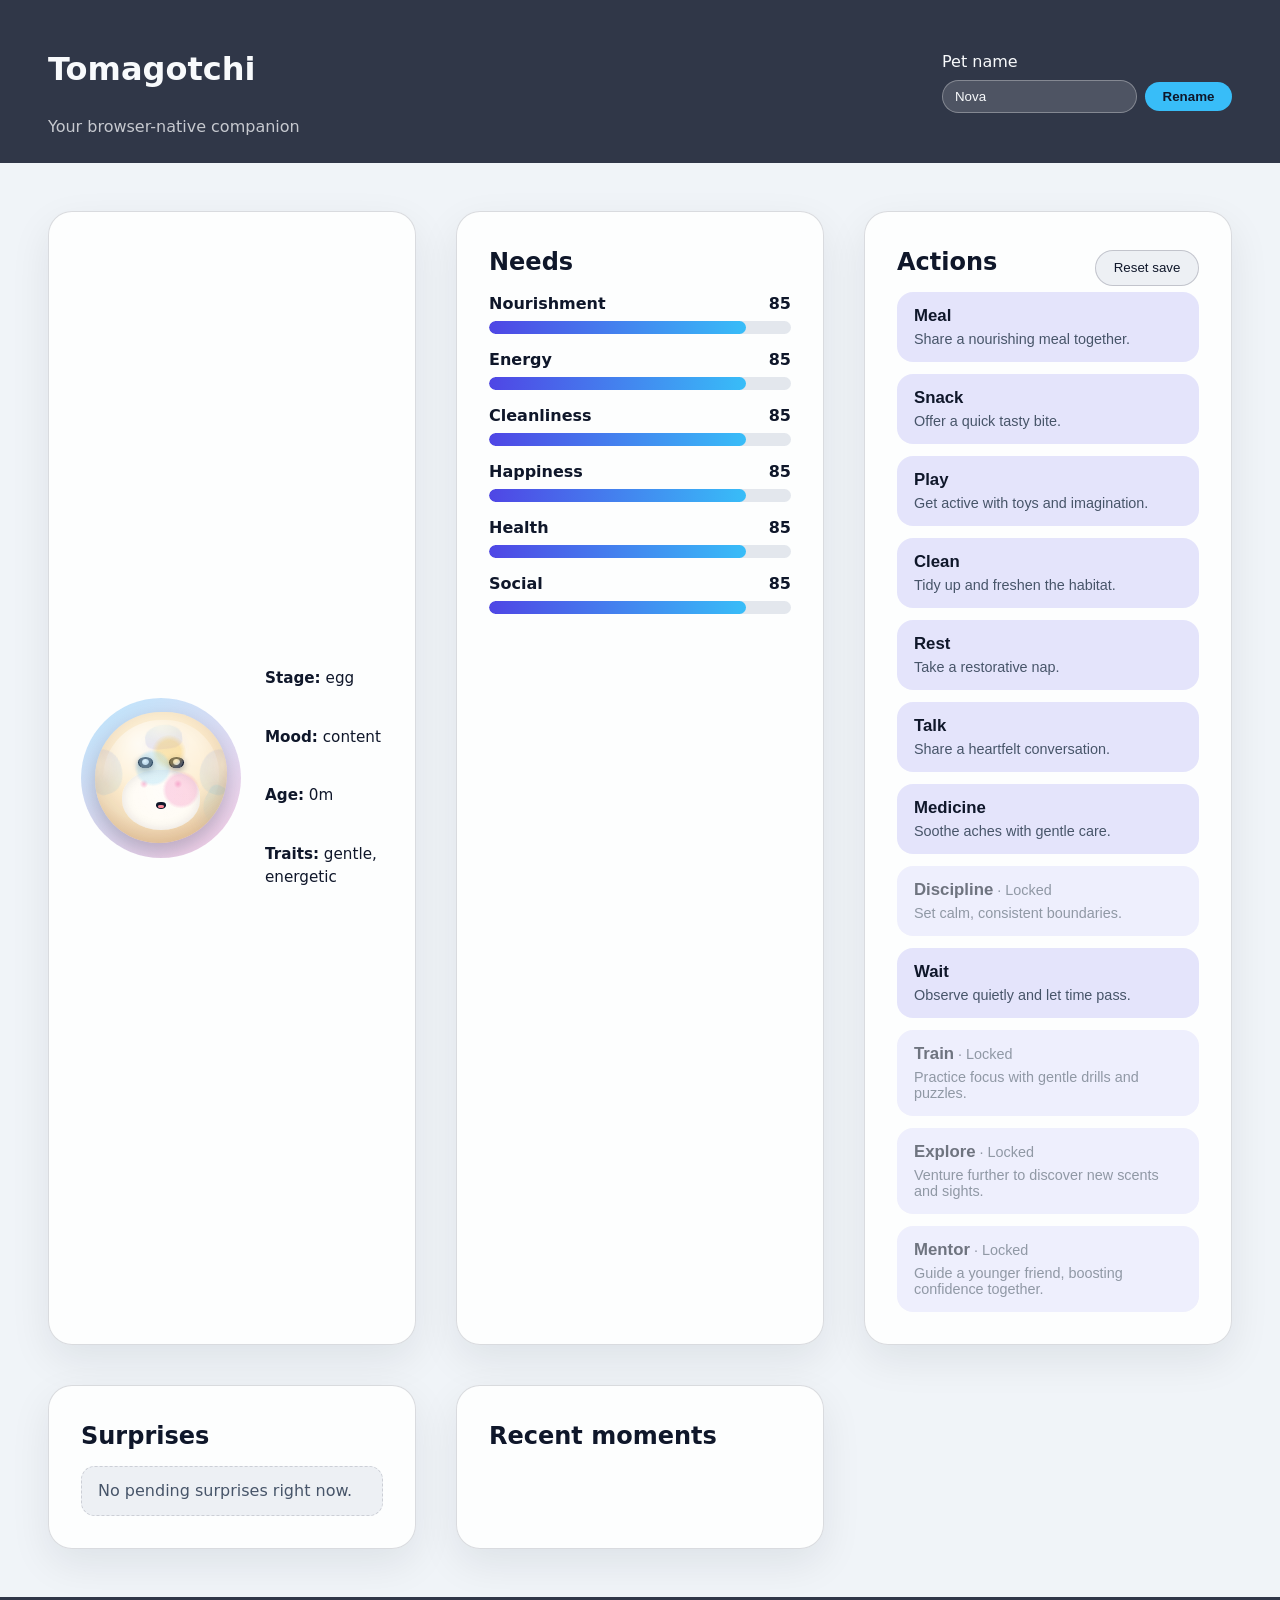
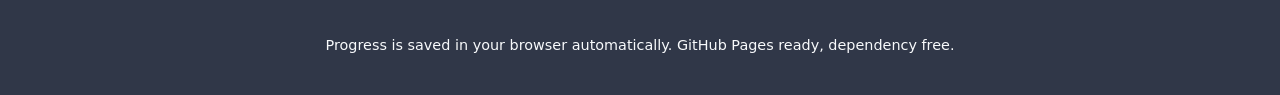
<file: index.html>
<!DOCTYPE html>
<html lang="en">
  <head>
    <meta charset="utf-8" />
    <meta name="viewport" content="width=device-width, initial-scale=1" />
    <title>Tomagotchi</title>
    <meta
      name="description"
      content="A zero-dependency virtual pet for the browser."
    />
    <link rel="stylesheet" href="styles.css" />
  </head>
  <body>
    <header class="app-header">
      <div class="branding">
        <h1>Tomagotchi</h1>
        <p class="tagline">Your browser-native companion</p>
      </div>
      <div class="name-editor">
        <label for="name-input">Pet name</label>
        <div class="name-input-group">
          <input id="name-input" maxlength="24" />
          <button id="rename-button" type="button">Rename</button>
        </div>
      </div>
    </header>

    <main class="layout">
      <section class="pet-card" aria-live="polite">
        <div class="pet-portrait" role="img" aria-label="Tomagotchi sprite">
          <div class="pet-sprite" id="pet-sprite">
            <div class="glow"></div>
            <div class="wing wing-left"></div>
            <div class="wing wing-right"></div>
            <div class="tail"></div>
            <div class="crest"></div>
            <div class="belly"></div>
            <div class="face">
              <div class="eye eye-left"><span class="pupil"></span></div>
              <div class="eye eye-right"><span class="pupil"></span></div>
              <div class="cheek cheek-left"></div>
              <div class="cheek cheek-right"></div>
              <div class="mouth"></div>
            </div>
            <div class="pattern"></div>
          </div>
        </div>
        <div class="pet-details">
          <p><strong>Stage:</strong> <span id="pet-stage"></span></p>
          <p><strong>Mood:</strong> <span id="pet-mood"></span></p>
          <p><strong>Age:</strong> <span id="pet-age"></span></p>
          <p><strong>Traits:</strong> <span id="pet-traits"></span></p>
        </div>
      </section>

      <section class="stats" aria-labelledby="stats-heading">
        <h2 id="stats-heading">Needs</h2>
        <ul class="stat-list" id="stat-list"></ul>
      </section>

      <section class="actions" aria-labelledby="actions-heading">
        <div class="actions-header">
          <h2 id="actions-heading">Actions</h2>
          <button id="reset-button" type="button" class="secondary">
            Reset save
          </button>
        </div>
        <div class="action-grid" id="action-grid"></div>
      </section>

      <section class="events" aria-labelledby="events-heading">
        <h2 id="events-heading">Surprises</h2>
        <div id="event-feed" class="event-feed" aria-live="polite"></div>
      </section>

      <section class="history" aria-labelledby="history-heading">
        <h2 id="history-heading">Recent moments</h2>
        <ol id="history-list" class="history-list"></ol>
      </section>
    </main>

    <footer class="app-footer">
      <p>
        Progress is saved in your browser automatically. GitHub Pages ready,
        dependency free.
      </p>
    </footer>

    <script type="module" src="script.js"></script>
  </body>
</html>
</file>
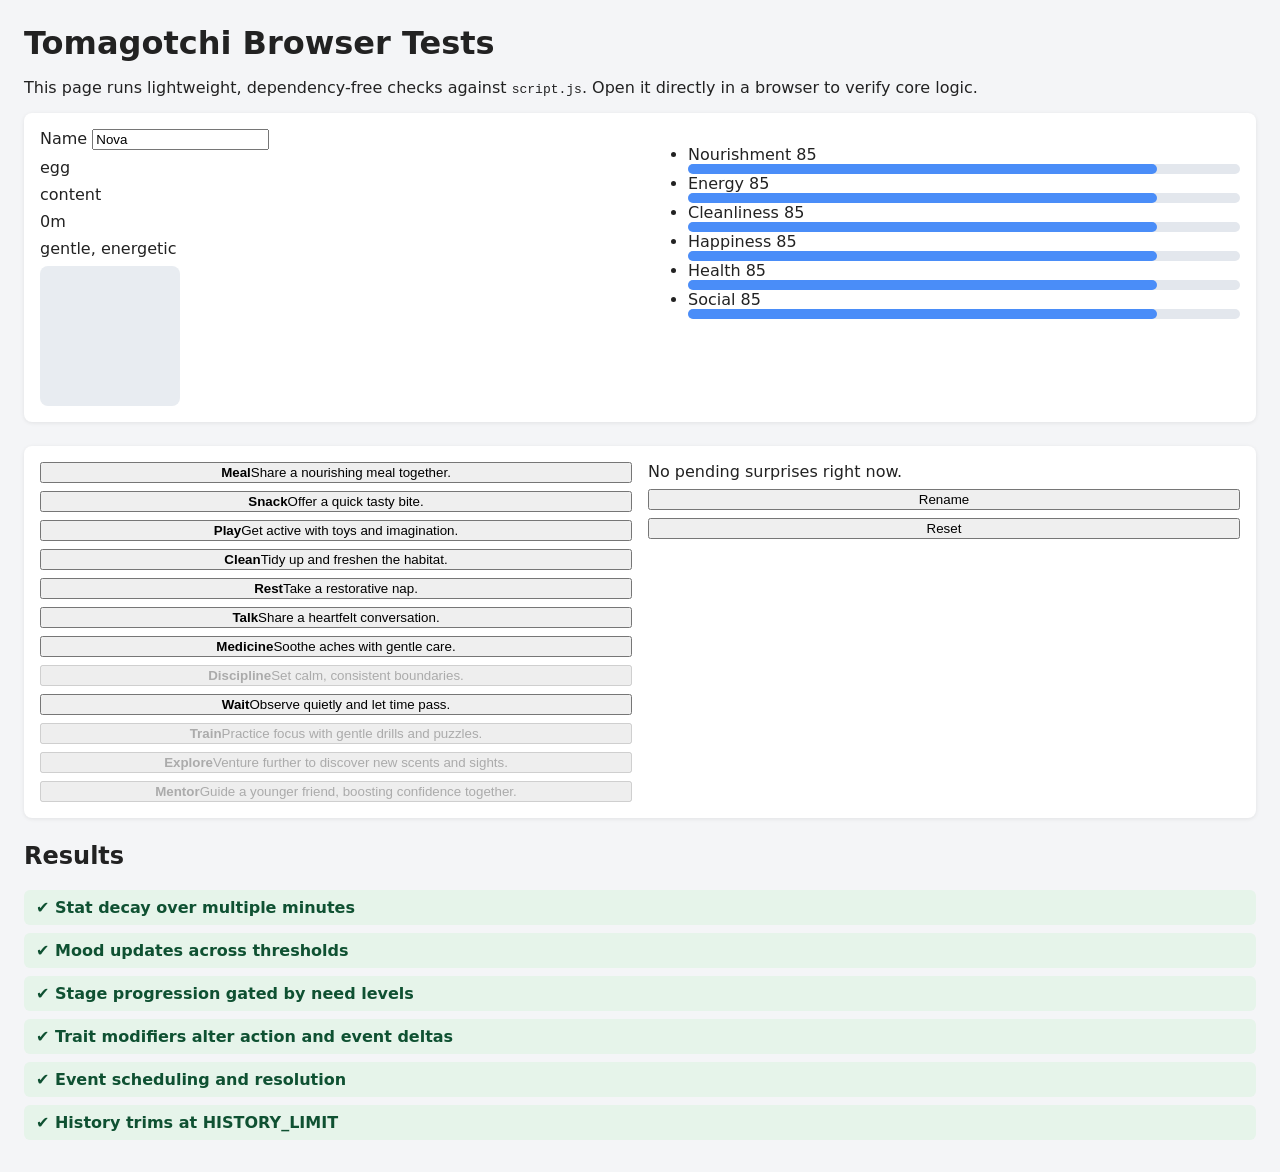
<file: test-harness.html>
<!doctype html>
<html lang="en">
  <head>
    <meta charset="UTF-8" />
    <meta name="viewport" content="width=device-width, initial-scale=1.0" />
    <title>Tomagotchi Browser Tests</title>
    <style>
      body {
        font-family: system-ui, -apple-system, BlinkMacSystemFont, "Segoe UI", sans-serif;
        background: #f4f5f7;
        color: #222;
        margin: 0;
        padding: 1.5rem;
      }

      h1 {
        margin: 0 0 1rem;
      }

      .app-shell {
        display: grid;
        grid-template-columns: 1fr 1fr;
        gap: 1rem;
        margin-bottom: 1.5rem;
        padding: 1rem;
        background: #fff;
        border-radius: 8px;
        box-shadow: 0 1px 4px rgba(0, 0, 0, 0.08);
      }

      .column {
        display: flex;
        flex-direction: column;
        gap: 0.5rem;
      }

      .pet-sprite {
        width: 140px;
        height: 140px;
        background: #e8ecf1;
        border-radius: 8px;
      }

      .progress {
        width: 100%;
        background: #e3e7ed;
        height: 10px;
        border-radius: 6px;
      }

      .progress-bar {
        height: 10px;
        border-radius: 6px;
        background: #4a8df8;
      }

      #results {
        list-style: none;
        padding: 0;
        margin: 0;
      }

      #results li {
        padding: 0.5rem 0.75rem;
        border-radius: 6px;
        margin-bottom: 0.5rem;
      }

      #results li.pass {
        background: #e6f4ea;
        color: #0f5132;
      }

      #results li.fail {
        background: #fce8e6;
        color: #6a1b17;
      }

      .detail {
        display: block;
        margin-top: 0.25rem;
        color: inherit;
        opacity: 0.8;
      }
    </style>
    <script>
      // Prevent the main game loop from running during tests.
      window.requestAnimationFrame = () => 0;
    </script>
  </head>
  <body>
    <h1>Tomagotchi Browser Tests</h1>
    <p>
      This page runs lightweight, dependency-free checks against <code>script.js</code>.
      Open it directly in a browser to verify core logic.
    </p>

    <div class="app-shell">
      <div class="column">
        <label>
          Name
          <input id="name-input" type="text" />
        </label>
        <div id="pet-stage"></div>
        <div id="pet-mood"></div>
        <div id="pet-age"></div>
        <div id="pet-traits"></div>
        <div id="pet-sprite" class="pet-sprite"></div>
      </div>
      <div class="column">
        <ul id="stat-list"></ul>
        <ul id="history-list"></ul>
      </div>
    </div>

    <div class="app-shell">
      <div id="action-grid" class="column"></div>
      <div class="column">
        <div id="event-feed"></div>
        <div class="column">
          <button id="rename-button" type="button">Rename</button>
          <button id="reset-button" type="button">Reset</button>
        </div>
      </div>
    </div>

    <section>
      <h2>Results</h2>
      <ul id="results"></ul>
    </section>

    <script src="script.js"></script>
    <script>
      const resultsElement = document.querySelector("#results");

      function addResult(name, passed, detail = "") {
        const li = document.createElement("li");
        li.className = passed ? "pass" : "fail";
        li.innerHTML = `<strong>${passed ? "✔" : "✖"} ${name}</strong>`;
        if (detail) {
          const span = document.createElement("span");
          span.className = "detail";
          span.textContent = detail;
          li.appendChild(span);
        }
        resultsElement.appendChild(li);
      }

      function approxEqual(actual, expected, tolerance = 0.05) {
        return Math.abs(actual - expected) <= tolerance;
      }

      function resetState(overrides = {}) {
        const fresh = createDefaultState();
        Object.assign(state, fresh, overrides);
        state.stats = { ...fresh.stats, ...(overrides.stats || {}) };
        state.traits = overrides.traits ? [...overrides.traits] : [...fresh.traits];
        state.history = [...(overrides.history || [])];
        state.eventHistory = [...(overrides.eventHistory || [])];
        state.events = [...(overrides.events || [])];
        state.nextEventMinute =
          overrides.nextEventMinute !== undefined
            ? overrides.nextEventMinute
            : fresh.nextEventMinute;
        state.lastTick = Date.now();
        state.lastSaved = Date.now();
        elements.nameInput.value = state.name;
        render();
      }

      function testStatDecay() {
        const startValue = 100;
        const stats = Object.fromEntries(NEEDS.map((need) => [need, startValue]));
        resetState({ stats, nextEventMinute: Number.POSITIVE_INFINITY });
        advanceTime(5);

        const expectedNourishment = startValue - DEFAULT_DECAY.nourishment * 5;
        const expectedEnergy = startValue - DEFAULT_DECAY.energy * 5;

        if (
          approxEqual(state.stats.nourishment, expectedNourishment) &&
          approxEqual(state.stats.energy, expectedEnergy)
        ) {
          addResult("Stat decay over multiple minutes", true);
        } else {
          throw new Error(
            `Decay mismatch (nourishment ${state.stats.nourishment.toFixed(
              2,
            )}, energy ${state.stats.energy.toFixed(2)})`,
          );
        }
      }

      function testMoodThresholds() {
        const high = Object.fromEntries(NEEDS.map((need) => [need, 90]));
        resetState({ stats: high });
        updateMood();
        if (state.mood !== "ecstatic") {
          throw new Error(`Expected ecstatic, got ${state.mood}`);
        }

        const mid = Object.fromEntries(NEEDS.map((need) => [need, 60]));
        state.stats = mid;
        updateMood();
        if (state.mood !== "concerned") {
          throw new Error(`Expected concerned, got ${state.mood}`);
        }

        const low = Object.fromEntries(NEEDS.map((need) => [need, 20]));
        state.stats = low;
        updateMood();
        if (state.mood !== "distressed") {
          throw new Error(`Expected distressed, got ${state.mood}`);
        }

        addResult("Mood updates across thresholds", true);
      }

      function testStageProgressionNeedsGate() {
        const lowNeeds = Object.fromEntries(NEEDS.map((need) => [need, 60]));
        resetState({ stage: "egg", ageMinutes: 9, stats: lowNeeds, nextEventMinute: 999 });
        advanceTime(2);
        if (state.stage !== "egg") {
          throw new Error("Stage progressed despite low needs");
        }

        const highNeeds = Object.fromEntries(NEEDS.map((need) => [need, 85]));
        resetState({ stage: "egg", ageMinutes: 9, stats: highNeeds, nextEventMinute: 999 });
        advanceTime(2);
        if (state.stage !== "hatchling") {
          throw new Error("Stage did not progress with strong needs");
        }

        addResult("Stage progression gated by need levels", true);
      }

      function testTraitModifiersOnActionsAndEvents() {
        const baseStats = Object.fromEntries(NEEDS.map((need) => [need, 50]));
        resetState({ stats: baseStats, traits: ["energetic", "gentle"], nextEventMinute: 9999 });

        const playMinutes = ACTIONS.play.minutes;
        applyAction("play");
        const happinessDecay = DEFAULT_DECAY.happiness * playMinutes;
        const expectedHappiness = clamp(50 - happinessDecay + 14 + 4, 0, 100);
        const energyDecay = DEFAULT_DECAY.energy * playMinutes;
        const expectedEnergy = clamp(50 - energyDecay - 8 - 4, 0, 100);

        if (!approxEqual(state.stats.happiness, expectedHappiness)) {
          throw new Error(`Unexpected happiness ${state.stats.happiness}`);
        }
        if (!approxEqual(state.stats.energy, expectedEnergy)) {
          throw new Error(`Unexpected energy ${state.stats.energy}`);
        }

        const event = {
          ...EVENT_POOL.find((entry) => entry.id === "zoomies"),
          createdAt: "",
        };
        state.stats = { ...baseStats };
        state.events = [event];
        resolveEvent("zoomies", 0);
        const expectedEventHappiness = clamp(50 + 6 + 3, 0, 100);
        const expectedEventEnergy = clamp(50 - 6 - 2, 0, 100);
        if (!approxEqual(state.stats.happiness, expectedEventHappiness)) {
          throw new Error(`Event happiness mismatch ${state.stats.happiness}`);
        }
        if (!approxEqual(state.stats.energy, expectedEventEnergy)) {
          throw new Error(`Event energy mismatch ${state.stats.energy}`);
        }

        addResult("Trait modifiers alter action and event deltas", true);
      }

      function testEventSchedulingAndResolution() {
        const random = Math.random;
        try {
          Math.random = () => 0;
          resetState({ ageMinutes: 0, nextEventMinute: 1, events: [] });
          advanceTime(2);
          if (!state.events.length) {
            throw new Error("Expected an event to be enqueued");
          }
          const pendingId = state.events[0].id;
          resolveEvent(pendingId, 0);
          if (state.events.length) {
            throw new Error("Event queue was not cleared after resolution");
          }
          addResult("Event scheduling and resolution", true);
        } finally {
          Math.random = random;
        }
      }

      function testHistoryTrimming() {
        resetState();
        for (let i = 0; i < HISTORY_LIMIT + 6; i += 1) {
          addHistory(`Entry ${i}`);
        }
        if (state.history.length !== HISTORY_LIMIT) {
          throw new Error(`History length ${state.history.length} exceeded limit`);
        }
        const expectedFirst = `Entry ${6}`;
        if (state.history[0] !== expectedFirst) {
          throw new Error(`Oldest entry mismatch (${state.history[0]})`);
        }
        addResult("History trims at HISTORY_LIMIT", true);
      }

      function runAllTests() {
        const tests = [
          testStatDecay,
          testMoodThresholds,
          testStageProgressionNeedsGate,
          testTraitModifiersOnActionsAndEvents,
          testEventSchedulingAndResolution,
          testHistoryTrimming,
        ];
        tests.forEach((fn) => {
          try {
            fn();
          } catch (error) {
            addResult(fn.name, false, error.message);
          }
        });
      }

      runAllTests();
    </script>
  </body>
</html>
</file>
<file: styles.css>
:root {
  color-scheme: light dark;
  font-family: "Inter", "Segoe UI", system-ui, -apple-system, sans-serif;
  line-height: 1.5;
  font-size: 16px;
  --bg: #f0f4f8;
  --card: rgba(255, 255, 255, 0.85);
  --border: rgba(15, 23, 42, 0.15);
  --text: #0f172a;
  --muted: #475569;
  --accent: #4f46e5;
  --accent-soft: rgba(79, 70, 229, 0.14);
  --danger: #dc2626;
  background: var(--bg);
  color: var(--text);
}

body {
  margin: 0;
  min-height: 100vh;
  display: flex;
  flex-direction: column;
}

.app-header,
.app-footer {
  background: rgba(15, 23, 42, 0.85);
  color: #f8fafc;
  padding: 1.5rem clamp(1rem, 4vw, 3rem);
  display: flex;
  justify-content: space-between;
  align-items: center;
  gap: 2rem;
}

.app-footer {
  justify-content: center;
  text-align: center;
  font-size: 0.9rem;
}

.tagline {
  margin: 0.25rem 0 0;
  color: rgba(248, 250, 252, 0.75);
}

.name-editor {
  display: flex;
  flex-direction: column;
  gap: 0.4rem;
}

.name-input-group {
  display: flex;
  gap: 0.5rem;
  align-items: center;
}

.name-input-group input {
  padding: 0.5rem 0.75rem;
  border-radius: 999px;
  border: 1px solid rgba(255, 255, 255, 0.3);
  background: rgba(255, 255, 255, 0.15);
  color: inherit;
}

.name-input-group button {
  padding: 0.45rem 1.1rem;
  border-radius: 999px;
  border: none;
  background: #38bdf8;
  color: #0f172a;
  font-weight: 600;
  cursor: pointer;
  transition: transform 0.15s ease, box-shadow 0.2s ease;
}

.name-input-group button:hover,
.name-input-group button:focus-visible {
  transform: translateY(-1px);
  box-shadow: 0 4px 12px rgba(56, 189, 248, 0.3);
}

.layout {
  flex: 1 0 auto;
  display: grid;
  gap: clamp(1.5rem, 4vw, 2.5rem);
  padding: clamp(1.5rem, 4vw, 3rem);
  grid-template-columns: repeat(auto-fit, minmax(280px, 1fr));
}

.pet-card,
.stats,
.actions,
.events,
.history {
  background: var(--card);
  border: 1px solid var(--border);
  border-radius: 1.5rem;
  padding: clamp(1.25rem, 3vw, 2rem);
  box-shadow: 0 15px 40px rgba(15, 23, 42, 0.08);
  backdrop-filter: blur(14px);
}

.pet-card {
  display: grid;
  grid-template-columns: minmax(120px, 160px) 1fr;
  gap: 1.5rem;
  align-items: center;
}

.pet-portrait {
  aspect-ratio: 1;
  border-radius: 50%;
  background: linear-gradient(145deg, #bae6fd, #fbcfe8);
  display: flex;
  align-items: center;
  justify-content: center;
  position: relative;
  overflow: hidden;
}

.pet-sprite {
  --tone-1: #fff7ed;
  --tone-2: #fdba74;
  --tone-3: #fb923c;
  --belly: #ffeedd;
  --spot: rgba(251, 146, 60, 0.3);
  --accent: #f97316;
  width: 82%;
  height: 82%;
  border-radius: 46% 50% 52% 48%;
  background: radial-gradient(circle at 45% 32%, var(--tone-1), var(--tone-2) 60%,
      var(--tone-3) 100%);
  position: relative;
  box-shadow: inset 0 -10px 26px rgba(15, 23, 42, 0.16), 0 16px 28px rgba(15, 23, 42, 0.24);
  overflow: hidden;
}

.pet-sprite .glow {
  position: absolute;
  inset: 6%;
  border-radius: inherit;
  background: radial-gradient(circle at 30% 20%, rgba(255, 255, 255, 0.65),
      transparent 42%), radial-gradient(circle at 76% 18%, rgba(255, 255, 255, 0.4),
      transparent 50%);
  pointer-events: none;
  mix-blend-mode: screen;
}

.pet-sprite .pattern {
  position: absolute;
  inset: 12%;
  background: radial-gradient(circle at 30% 60%, var(--spot) 0 22%, transparent 24%),
    radial-gradient(circle at 70% 45%, var(--spot) 0 18%, transparent 22%),
    radial-gradient(circle at 58% 78%, rgba(14, 165, 233, 0.22) 0 14%, transparent 18%);
  opacity: 0.85;
  filter: blur(0.2px);
}

.pet-sprite .belly {
  position: absolute;
  width: 60%;
  height: 46%;
  background: radial-gradient(circle at 50% 35%, rgba(255, 255, 255, 0.65),
      rgba(255, 255, 255, 0.1)),
    var(--belly);
  border-radius: 50% 48% 55% 55%;
  bottom: 10%;
  left: 20%;
  box-shadow: inset 0 0 12px rgba(15, 23, 42, 0.1);
}

.pet-sprite .face {
  position: absolute;
  inset: 32% 18% 26% 18%;
  display: grid;
  align-items: center;
  grid-template-columns: repeat(5, 1fr);
}

.pet-sprite .eye {
  position: relative;
  width: 86%;
  height: 64%;
  border-radius: 50%;
  background: #0f172a;
  box-shadow: 0 2px 6px rgba(15, 23, 42, 0.4);
}

.pet-sprite .eye .pupil {
  position: absolute;
  width: 46%;
  height: 60%;
  background: radial-gradient(circle at 40% 35%, #fff, #cbd5e1 70%, #0f172a);
  border-radius: 50%;
  top: 16%;
  left: 28%;
  box-shadow: 0 0 0 3px rgba(255, 255, 255, 0.28);
}

.pet-sprite .cheek {
  position: relative;
  width: 70%;
  height: 38%;
  background: radial-gradient(circle, rgba(236, 72, 153, 0.35), transparent 60%);
  border-radius: 999px;
  margin-top: 4px;
}

.pet-sprite .eye-left {
  grid-column: 2 / 3;
  justify-self: flex-end;
}

.pet-sprite .eye-right {
  grid-column: 4 / 5;
}

.pet-sprite .cheek-left {
  grid-column: 2 / 3;
  justify-self: center;
}

.pet-sprite .cheek-right {
  grid-column: 4 / 5;
  justify-self: center;
}

.pet-sprite .mouth {
  grid-column: 3 / 4;
  justify-self: center;
  align-self: end;
  width: 58%;
  height: 40%;
  border-radius: 50% 50% 60% 60%;
  background: #0f172a;
  position: relative;
  overflow: hidden;
}

.pet-sprite .mouth::after {
  content: "";
  position: absolute;
  inset: 38% 15% auto 15%;
  height: 50%;
  background: linear-gradient(180deg, #fda4af, #fb7185);
  border-radius: 50%;
}

.pet-sprite .wing {
  position: absolute;
  width: 26%;
  height: 34%;
  background: radial-gradient(circle at 35% 30%, rgba(255, 255, 255, 0.6), transparent 50%),
    linear-gradient(145deg, rgba(79, 70, 229, 0.5), rgba(56, 189, 248, 0.45));
  border-radius: 50% 60% 65% 40%;
  top: 28%;
  filter: drop-shadow(0 10px 14px rgba(79, 70, 229, 0.3));
  opacity: 0.9;
}

.wing-left {
  left: -6%;
  transform: rotate(-18deg);
}

.wing-right {
  right: -6%;
  transform: scaleX(-1) rotate(-18deg);
}

.pet-sprite .crest {
  position: absolute;
  top: 10%;
  left: 38%;
  width: 28%;
  height: 18%;
  background: radial-gradient(circle at 50% 0%, rgba(255, 255, 255, 0.5), transparent 60%),
    linear-gradient(180deg, rgba(14, 165, 233, 0.4), rgba(79, 70, 229, 0.6));
  border-radius: 60% 60% 40% 40%;
  transform: rotate(-6deg);
  box-shadow: 0 8px 12px rgba(79, 70, 229, 0.2);
}

.pet-sprite .tail {
  position: absolute;
  width: 26%;
  height: 28%;
  background: linear-gradient(120deg, rgba(14, 165, 233, 0.5), rgba(14, 165, 233, 0.1));
  border-radius: 30% 80% 60% 80%;
  bottom: 14%;
  right: -8%;
  transform: rotate(28deg);
  box-shadow: 0 8px 18px rgba(14, 165, 233, 0.25);
}

.pet-sprite.stage-egg {
  --tone-1: #fdf6e3;
  --tone-2: #fde7c3;
  --tone-3: #f2b880;
  --belly: #fffaf0;
  --spot: rgba(14, 165, 233, 0.22);
  border-radius: 52% 48% 54% 50%;
  box-shadow: inset 0 -12px 28px rgba(15, 23, 42, 0.12), 0 10px 20px rgba(15, 23, 42, 0.22);
}

.pet-sprite.stage-egg .wing,
.pet-sprite.stage-egg .tail,
.pet-sprite.stage-egg .crest {
  opacity: 0.2;
  filter: blur(0.5px);
}

.pet-sprite.stage-egg .pattern {
  background: radial-gradient(circle at 42% 40%, rgba(125, 211, 252, 0.3) 0 18%, transparent 22%),
    radial-gradient(circle at 70% 62%, rgba(244, 114, 182, 0.3) 0 16%, transparent 20%),
    radial-gradient(circle at 58% 24%, rgba(251, 191, 36, 0.35) 0 12%, transparent 18%);
}

.pet-sprite.stage-hatchling {
  --tone-1: #ecfeff;
  --tone-2: #bae6fd;
  --tone-3: #7dd3fc;
  --belly: #e0f2fe;
  --spot: rgba(125, 211, 252, 0.35);
  border-radius: 44% 50% 54% 48%;
}

.pet-sprite.stage-hatchling .crest {
  height: 22%;
  width: 32%;
  left: 34%;
  transform: rotate(-12deg);
}

.pet-sprite.stage-child {
  --tone-1: #fff7ed;
  --tone-2: #fdcfc2;
  --tone-3: #f472b6;
  --belly: #ffe4e6;
  --spot: rgba(244, 114, 182, 0.32);
}

.pet-sprite.stage-child .tail {
  background: linear-gradient(120deg, rgba(244, 114, 182, 0.5), rgba(244, 114, 182, 0.15));
  height: 32%;
  width: 28%;
  transform: rotate(16deg);
}

.pet-sprite.stage-teen {
  --tone-1: #eef2ff;
  --tone-2: #c7d2fe;
  --tone-3: #a5b4fc;
  --belly: #e0e7ff;
  --spot: rgba(167, 139, 250, 0.32);
  border-radius: 42% 48% 52% 46%;
}

.pet-sprite.stage-teen .wing {
  background: radial-gradient(circle at 35% 30%, rgba(255, 255, 255, 0.6), transparent 50%),
    linear-gradient(145deg, rgba(14, 165, 233, 0.55), rgba(79, 70, 229, 0.55));
  width: 28%;
  height: 36%;
}

.pet-sprite.stage-teen .crest {
  background: radial-gradient(circle at 50% 0%, rgba(255, 255, 255, 0.6), transparent 60%),
    linear-gradient(180deg, rgba(79, 70, 229, 0.4), rgba(167, 139, 250, 0.6));
}

.pet-sprite.stage-adult {
  --tone-1: #ecfdf3;
  --tone-2: #bbf7d0;
  --tone-3: #4ade80;
  --belly: #d1fae5;
  --spot: rgba(74, 222, 128, 0.26);
  border-radius: 40% 46% 50% 44%;
  box-shadow: inset 0 -12px 26px rgba(15, 23, 42, 0.16), 0 16px 28px rgba(16, 185, 129, 0.3);
}

.pet-sprite.stage-adult .tail {
  width: 30%;
  height: 36%;
  right: -10%;
  transform: rotate(8deg);
  background: linear-gradient(120deg, rgba(34, 197, 94, 0.55), rgba(14, 165, 233, 0.25));
}

.pet-sprite.stage-adult .crest {
  height: 26%;
  width: 34%;
  top: 8%;
  left: 34%;
  transform: rotate(-4deg);
  background: radial-gradient(circle at 50% 0%, rgba(255, 255, 255, 0.55), transparent 70%),
    linear-gradient(180deg, rgba(74, 222, 128, 0.45), rgba(14, 165, 233, 0.6));
}

.pet-sprite.stage-adult .wing {
  width: 30%;
  height: 38%;
  filter: drop-shadow(0 12px 16px rgba(34, 197, 94, 0.32));
}

.pet-sprite.mood-ecstatic .eye {
  height: 52%;
  border-radius: 60% 60% 50% 50%;
}

.pet-sprite.mood-ecstatic .mouth {
  height: 46%;
  border-radius: 50% 50% 70% 70%;
}

.pet-sprite.mood-concerned .eye {
  height: 56%;
  border-radius: 40% 40% 60% 60%;
  transform: translateY(3%);
}

.pet-sprite.mood-concerned .mouth {
  border-radius: 50% 50% 45% 45%;
  height: 36%;
}

.pet-sprite.mood-distressed .eye {
  height: 44%;
  border-radius: 50% 50% 80% 80%;
  transform: translateY(10%);
}

.pet-sprite.mood-distressed .mouth {
  height: 30%;
  border-radius: 45% 45% 35% 35%;
}

.pet-details {
  display: grid;
  gap: 0.35rem;
  font-size: 0.95rem;
}

.stats h2,
.actions h2,
.events h2,
.history h2 {
  margin-top: 0;
  margin-bottom: 0.75rem;
}

.stat-list {
  list-style: none;
  margin: 0;
  padding: 0;
  display: grid;
  gap: 0.85rem;
}

.stat {
  display: grid;
  gap: 0.35rem;
}

.stat-label {
  display: flex;
  justify-content: space-between;
  font-weight: 600;
}

.progress {
  width: 100%;
  height: 0.8rem;
  border-radius: 999px;
  background: rgba(148, 163, 184, 0.25);
  overflow: hidden;
}

.progress-bar {
  height: 100%;
  border-radius: inherit;
  background: linear-gradient(90deg, var(--accent), #38bdf8);
  transition: width 0.3s ease;
}

.progress-bar.low {
  background: linear-gradient(90deg, #f97316, var(--danger));
}

.actions-header {
  display: flex;
  justify-content: space-between;
  align-items: center;
  gap: 1rem;
  flex-wrap: wrap;
}

.action-grid {
  display: grid;
  gap: 0.75rem;
  grid-template-columns: repeat(auto-fit, minmax(160px, 1fr));
}

.action-button {
  border-radius: 1rem;
  padding: 0.85rem 1rem;
  border: 1px solid transparent;
  background: var(--accent-soft);
  color: inherit;
  text-align: left;
  cursor: pointer;
  transition: transform 0.15s ease, box-shadow 0.2s ease, border-color 0.2s;
}

.action-button strong {
  display: block;
  font-size: 1.05rem;
}

.action-button span {
  display: block;
  margin-top: 0.3rem;
  font-size: 0.9rem;
  color: var(--muted);
}

.action-button:hover,
.action-button:focus-visible {
  transform: translateY(-2px);
  box-shadow: 0 12px 24px rgba(79, 70, 229, 0.25);
  border-color: rgba(79, 70, 229, 0.35);
}

.action-button:disabled {
  opacity: 0.6;
  cursor: not-allowed;
  transform: none;
  box-shadow: none;
}

.action-button[data-locked="true"] strong::after {
  content: " · Locked";
  font-weight: normal;
  font-size: 0.9rem;
  color: var(--muted);
}

.secondary {
  border: 1px solid rgba(15, 23, 42, 0.2);
  background: rgba(148, 163, 184, 0.15);
  color: inherit;
  padding: 0.6rem 1.1rem;
  border-radius: 999px;
  cursor: pointer;
}

.secondary:hover,
.secondary:focus-visible {
  background: rgba(148, 163, 184, 0.25);
}

.history-list {
  margin: 0;
  padding-left: 1.2rem;
  display: grid;
  gap: 0.5rem;
  max-height: 420px;
  overflow-y: auto;
}

.history-list li {
  color: var(--muted);
  font-size: 0.92rem;
}

.event-feed {
  display: grid;
  gap: 0.8rem;
}

.event-card {
  border: 1px solid var(--border);
  border-radius: 1rem;
  padding: 0.85rem 1rem;
  background: rgba(255, 255, 255, 0.75);
  box-shadow: 0 8px 24px rgba(15, 23, 42, 0.12);
}

.event-header {
  display: flex;
  justify-content: space-between;
  gap: 1rem;
  align-items: baseline;
}

.event-title {
  font-size: 1.05rem;
  margin: 0;
}

.event-meta {
  color: var(--muted);
  font-size: 0.85rem;
}

.event-body {
  color: var(--muted);
  margin: 0.35rem 0 0.65rem;
}

.event-actions {
  display: flex;
  flex-wrap: wrap;
  gap: 0.5rem;
}

.event-button {
  border-radius: 0.75rem;
  border: 1px solid rgba(79, 70, 229, 0.28);
  background: var(--accent-soft);
  padding: 0.55rem 0.9rem;
  cursor: pointer;
  color: inherit;
  font-weight: 600;
}

.event-button:hover,
.event-button:focus-visible {
  border-color: rgba(79, 70, 229, 0.45);
  box-shadow: 0 10px 22px rgba(79, 70, 229, 0.2);
}

.event-empty {
  color: var(--muted);
  background: rgba(148, 163, 184, 0.15);
  border-radius: 0.85rem;
  padding: 0.75rem 1rem;
  border: 1px dashed var(--border);
}

@media (max-width: 720px) {
  .app-header,
  .app-footer {
    flex-direction: column;
    align-items: flex-start;
  }

  .pet-card {
    grid-template-columns: 1fr;
    text-align: center;
  }

  .pet-portrait {
    margin: 0 auto;
  }

  .pet-details {
    justify-items: center;
  }
}
</file>
